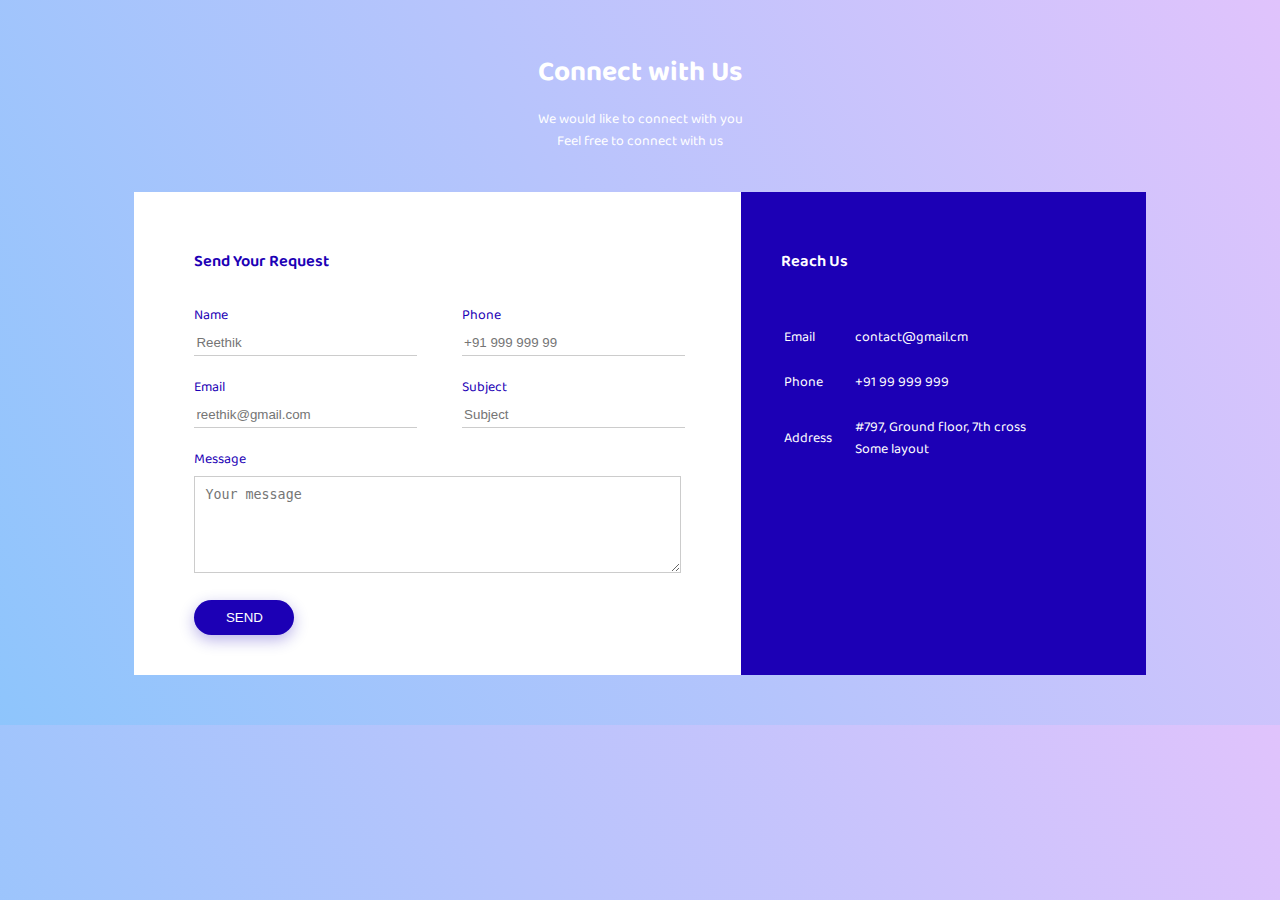
<file: Contact Us Page/index.html>
<!DOCTYPE html>
<html>
<head>
	<title></title>
	<link rel="stylesheet" type="text/css" href="style.css">
	<link href="https://fonts.googleapis.com/css2?family=Baloo+Thambi+2:wght@500&display=swap" rel="stylesheet">
</head>
<body>
	<div class="container">
		<h1>Connect with Us</h1>
		<p>We would like to connect with you<br>
		Feel free to connect with us</p>
	

	<div class="contact-box">
		<div class="contact-left">
			<h3>Send Your Request</h3>
			<form>
				<div class="input-row">
					<div class="input-group">
						<label>Name</label>
						<input type="text" placeholder="Reethik">
					</div>
					<div class="input-group">
						<label>Phone</label>
						<input type="text" placeholder="+91 999 999 99">
					</div>
				</div>
				<div class="input-row">
					<div class="input-group">
						<label>Email</label>
						<input type="text" placeholder="reethik@gmail.com">
					</div>
					<div class="input-group">
						<label>Subject</label>
						<input type="text" placeholder="Subject">
					</div>
				</div>
		<label >Message</label>
		<textarea rows="5" placeholder="Your message"></textarea> 
		<button type="submit">SEND</button>
			</form>
		</div>


		<div class="contact-right">
			<h3>Reach Us</h3>

			<table>
				<tr>
					<td>Email</td>
					<td>contact@gmail.cm</td>
				</tr>
				<tr>
					<td>Phone</td>
					<td>+91 99 999 999</td>
				</tr>
				<tr>
					<td>Address</td>
					<td>#797, Ground floor, 7th cross<br>Some layout</td>
				</tr>
			</table>
		</div>
	</div>
	</div>

</body>
</html>
</file>
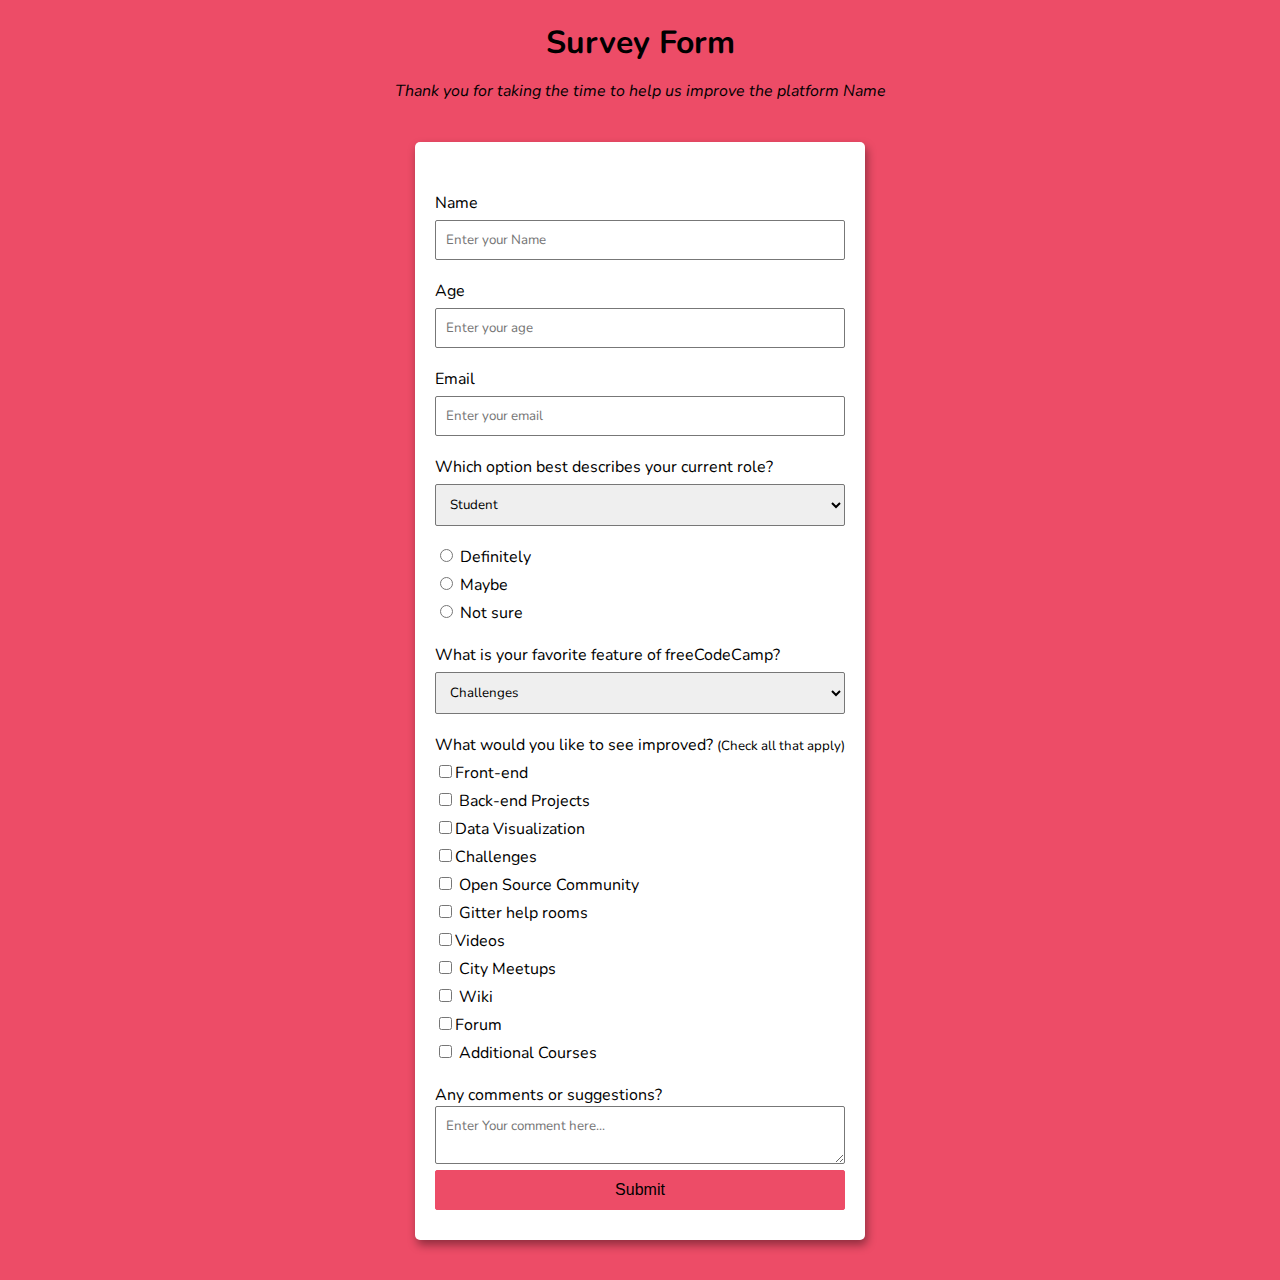
<file: FCC-Survey form/index.html>
<!DOCTYPE html>
<html lang="en">
<head>
    <meta charset="UTF-8">
    <meta name="viewport" content="width=device-width, initial-scale=1.0">
    <link rel="stylesheet" href="style.css">
    <link href="https://fonts.googleapis.com/css2?family=Nunito:wght@600&display=swap" rel="stylesheet">
   
</head>
<body>
    <h1 id="title" >Survey Form</h1>
    <p id="description"><i>Thank you for taking the time to help us improve the platform

        Name</i></p>

    <form id="survey-form">
        <div id="form-control">
            <label for="name" id="name-label">Name</label>
            <input type="text" id="name" placeholder="Enter your Name" required>
        </div>

        <div id="form-control">
            <label for="age" id="number-label">Age</label>
            <input type="number" id="number" placeholder="Enter your age" required min="0" max="200">
        </div>

        <div id="form-control">
            <label for="email" id="email-label">Email</label>
            <input type="email" id="email" placeholder="Enter your email" required>
        </div>

        <div id="form-control">
            <label for="role">Which option best describes your current role?</label>
            <select name="role" id="dropdown">
                <option value="student">Student</option>
                <option value="full-time">Full-time</option>
                <option value="part-time">Part-time</option>
                <option value="other">Other</option>
              </select>
        </div>

        <div id="form-control">
            <label for="recommend-1"><input type="radio" id="recommend-1" name="recommend" value="definitely"/> Definitely</label>
            <label for="recommend-2"><input type="radio" id="recommend-2" name="recommend" value="maybe"/> Maybe</label>
            <label for="recommend-3"><input type="radio" id="recommend-3" name="recommend" value="not-sure"/> Not sure</label>
        </div>
        
          
  <div id="form-control">
    <label for="feature">What is your favorite feature of freeCodeCamp?</label>
    <select name="feature" id="feature">
      <option value="challenges">Challenges</option>
      <option value="projects">Projects</option>
      <option value="community">Community</option>
      <option value="open-source">Open Source</option>
    </select>
  </div>


        <div id="form-control">
            <label >
                What would you like to see improved? <small>(Check all that apply)</small>
            </label>

            <label for><input type="checkbox" value="improve-1">Front-end </label>
            <label for><input type="checkbox" value="improve-2"> Back-end Projects </label>
            <label for><input type="checkbox" value="improve-3">Data Visualization</label>
            <label for><input type="checkbox" value="improve-4">Challenges</label>
            <label for><input type="checkbox" value="improve-5"> Open Source Community </label>
            <label for><input type="checkbox" value="improve-6"> Gitter help rooms </label>
            <label for><input type="checkbox" value="improve-7">Videos </label>
            <label for><input type="checkbox" value="improve-8"> City Meetups</label>
            <label for><input type="checkbox" value="improve-9">  Wiki </label>
            <label for><input type="checkbox" value="improve-10">Forum </label>
            <label for><input type="checkbox" value="improve-11"> Additional Courses </label>
        </div>

        <div id="form-control">
            <label>
                Any comments or suggestions?
                <textarea name="comments" id="comments" placeholder="Enter Your comment here..."></textarea>
            </label>
        </div>

        <button type="submit" id="submit">Submit</button
       



    </form>
    
<script src="https://cdn.freecodecamp.org/testable-projects-fcc/v1/bundle.js"></script>
</body>
</html>
</file>
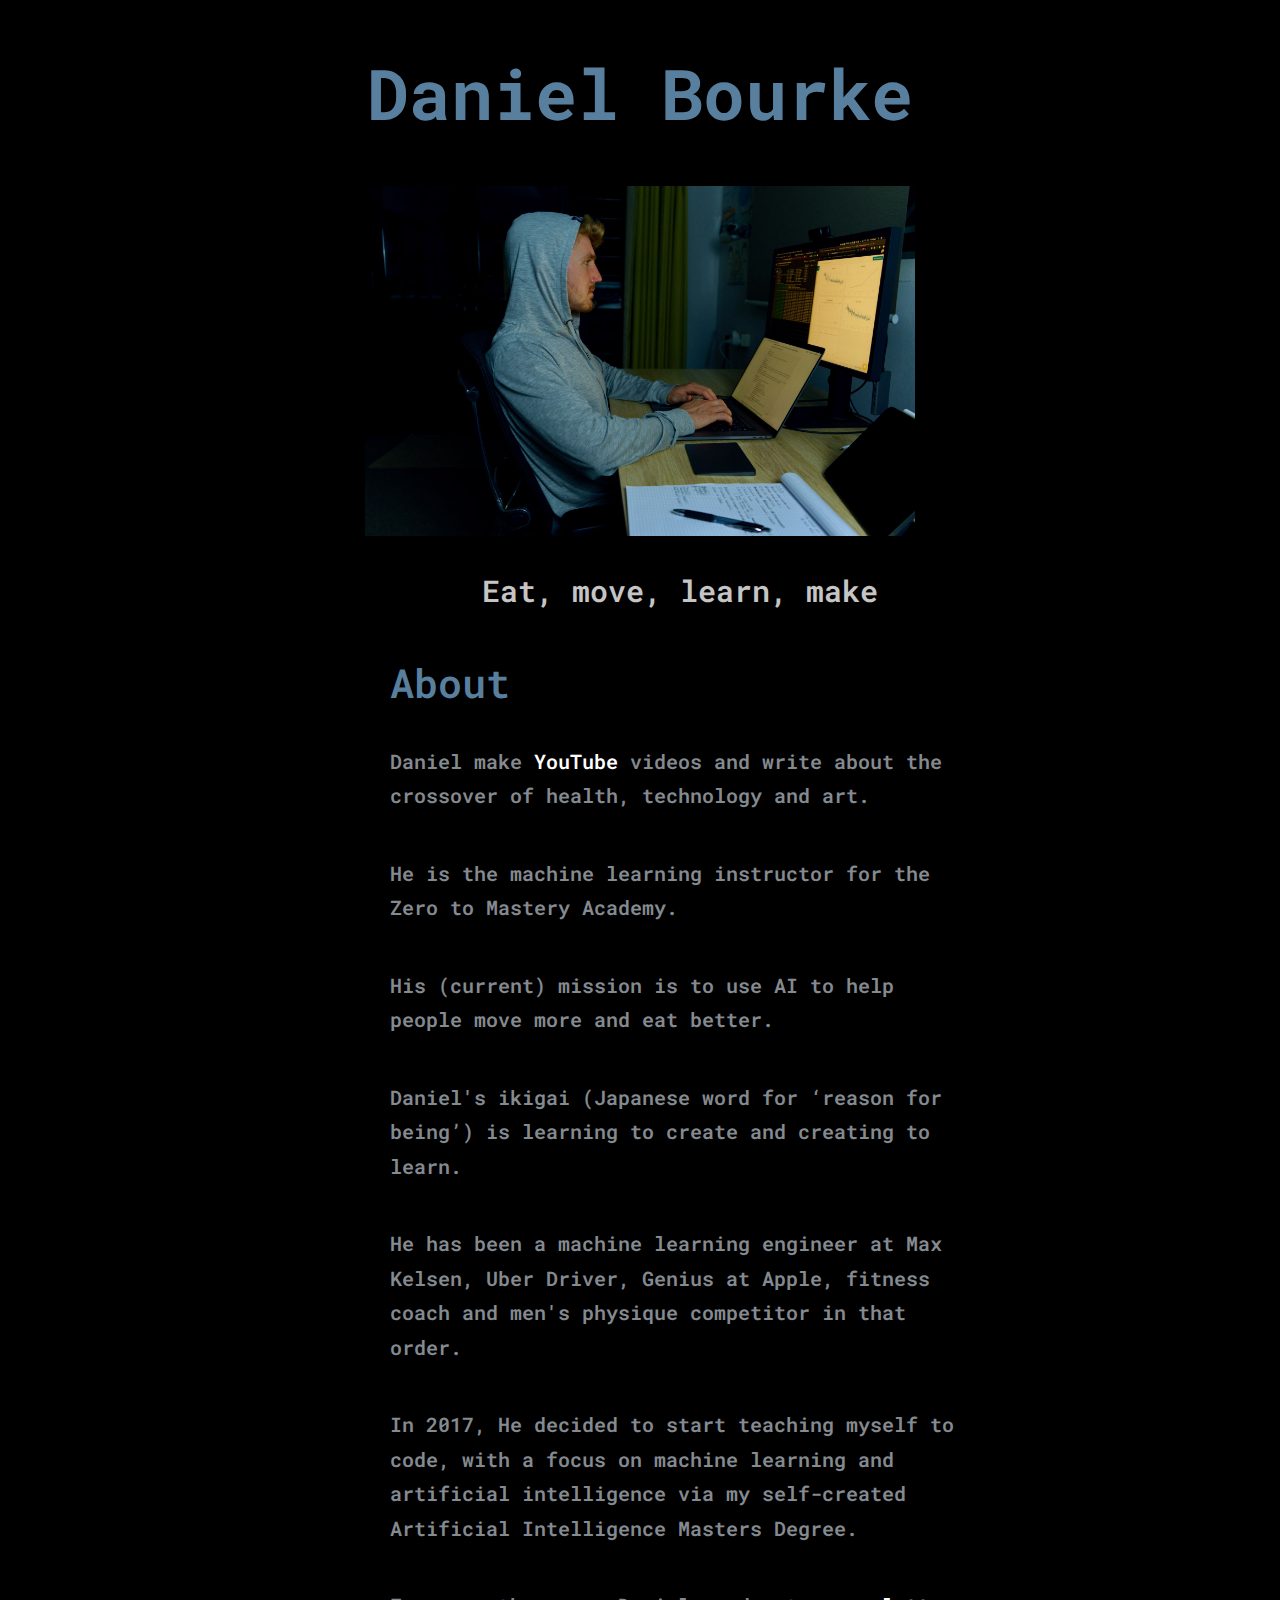
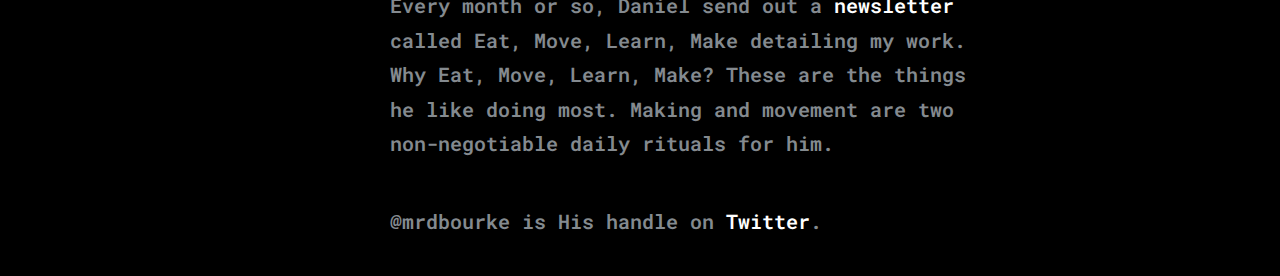
<file: FCC-Tribute Page/index.html>
<!DOCTYPE html>
<html lang="en">
<head>
    <meta charset="UTF-8">
    <meta name="viewport" content="width=device-width, initial-scale=1.0">
    <link rel="stylesheet" href="style.css">
    <link href="https://fonts.googleapis.com/css2?family=Roboto+Mono&display=swap" rel="stylesheet">
    <title>Document</title>
    <script src="https://cdn.freecodecamp.org/testable-projects-fcc/v1/bundle.js"></script>
    
</head>
<body>
    <main id="main">
        <div id="title">
            <h1>Daniel Bourke</h1>
        </div>
        <div id="img-div">
            <div id="image">
            <img src="dan.jpeg" id="pho" alt="">
                <p id="img-caption">Eat, move, learn, make</p>
            </div>
        </div>

        <div id="tribute-info">
            <h2>About</h2>
            <p>
            Daniel make <a href="https://www.youtube.com/channel/UCr8O8l5cCX85Oem1d18EezQ"> YouTube</a> videos and write about the crossover of health, technology and art.
            </p>
            <p>He is the machine learning instructor for the Zero to Mastery Academy.</p>
           
            <p>His (current) mission is to use AI to help people move more and eat better.</p>
            <p>Daniel's ikigai (Japanese word for ‘reason for being’) is learning to create and creating to learn.</p>
            <p>He has been a machine learning engineer at Max Kelsen, Uber Driver, Genius at Apple, fitness coach and men's physique competitor in that order.</p>
            <p>In 2017, He decided to start teaching myself to code, with a focus on machine learning and artificial intelligence via my self-created Artificial Intelligence Masters Degree.</p>
            <p>Every month or so, Daniel send out a <a href="https://www.mrdbourke.com/newsletter/"> newsletter</a> called Eat, Move, Learn, Make detailing my work. Why Eat, Move, Learn, Make? These are the things he like doing most.

                Making and movement are two non-negotiable daily rituals for him.</p>

                <p> @mrdbourke is His handle on <a href="https://twitter.com/mrdbourke" target="_blank" id="tribute-link">Twitter</a>.</p>
        </div>
    </main>
    
</body>
<script src="https://cdn.freecodecamp.org/testable-projects-fcc/v1/bundle.js"></script>

</html>
</file>
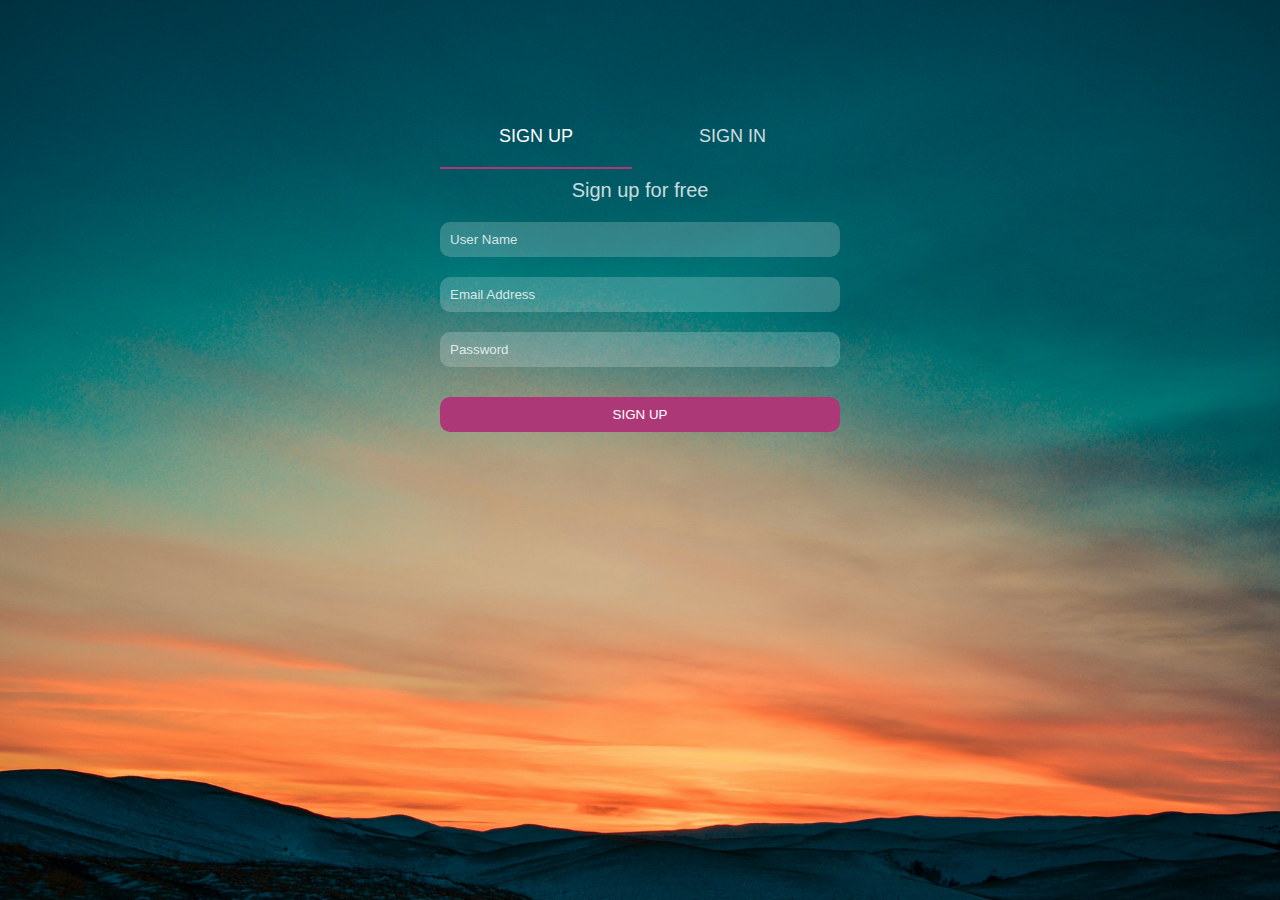
<file: Login page/index.html>
<html>
	<head>
		<link rel="stylesheet" type="text/css" href="style.css">
		<link href="https://fonts.googleapis.com/css?family=IBM+Plex+Sans" rel="stylesheet">
	</head>
	<body>
		<div class="login-form">
			<input type="radio" name="tab" class="tab" id="sign-up-tab" checked>
			<label for="sign-up-tab" class="tab-header">SIGN UP</label>
			<input type="radio" name="tab" class="tab" id="sign-in-tab">
			<label for="sign-in-tab" class="tab-header">SIGN IN</label>		
			<form id="form1">
				<div class="header">Sign up for free</div>
				<div class="form-input">
					<input type="text" class="input" id="new-username" placeholder="User Name" required/>
				</div>
				<div class="form-input">
					<input type="email" class="input" id="email" placeholder="Email Address" required/>
				</div>
				<div class="form-input">
					<input type="password" class="input" id="new-password" placeholder="Password" required/>
				</div>
				<input type="submit" id="sign-up" class="submit-button" value="SIGN UP">
			</form>
			<form id="form2">
				<div class="header">Welcome Back</div>
				<div class="form-input">
					<input type="text" class="input" id="username" placeholder="User Name" required/>
				</div>
				<div class="form-input">
					<input type="password" class="input" id="password" placeholder="Password" required/>
				</div>
				<input type="checkbox"><span id="check">Keep me signed in</span><br>
				<input type="submit" id="sign-in" class="submit-button" value="SIGN IN">
			</form>
			</div>
	</body>
</html>
</file>
<file: Contact Us Page/style.css>
body
{
	/* background-color: #E6E6FA; */
	font-size:14px;
	font-family: 'Baloo Thambi 2', cursive;
	background-color: #8EC5FC;
background-image: linear-gradient(62deg, #8EC5FC 0%, #E0C3FC 100%);


}
.container
{
	width: 80%;
	margin: 50px auto;
}
.contact-box
{
	background: #fff;
	display: flex;  
}
.contact-left
{
	flex-basis: 60%;
	padding: 40px 60px;
	
}
.contact-right
{
	padding: 40px ; 
	flex-basis: 40%;
	background: #1c00b5;
	color: #fff;
} 
h1
{
	margin-bottom: 10px;
	text-align: center;
	color: #fff;
}
.container p
{
	margin-bottom: 40px;
	text-align: center;
	color: #fff;
}
.input-row
{
	display: flex;
	justify-content: space-between;
	margin-bottom: 20px;
}
.input-row .input-group
{
	flex-basis: 45%;
}
input
{
	width: 100%;
	border: none;
	border-bottom: 1px solid #ccc;
	outline: none;
	padding-bottom: 5px;
}
textarea
{
	width: 100%;
	border: 1px solid #ccc;
	outline: none;
	padding: 10px;
	box-sizing:border-box;
}
label
{
	margin-bottom:6px;
	display:block;
	color: #1c00b5;
}
button
{
	background: #1c00b5;
	width:100px;
	border:none;
	outline:none;
	color: #fff;
	height:35px;
	border-radius: 30px;
	margin-top: 20px;
	box-shadow: 0px 5px 15px 0px rgba(28,0,181,0.3);

}



.contact-left h3
{
	color: #1c00b5;
	font-weight: 600;
	margin-bottom: 30px;
}

.contact-right h3
{
	
	font-weight: 600;
	margin-bottom: 30px;
}

tr td:first-child{
	padding-right: 20px;
}

tr td {
	padding-top: 20px;
}
</file>
<file: FCC-Survey form/style.css>
body{
    text-align: center;
    background-color: #ED4C67;
    margin: 0;
    font-family: 'Nunito', sans-serif;
}

h1{
    margin-bottom: 0;

}
* {
    box-sizing: border-box;
  }

h1 + p{
    

}

form{
    background-color: #fff;
    max-width: 450px;
    padding: 30px 20px;
    margin: 40px auto;
    border-radius: 5px;
    box-shadow:  2px 5px 10px rgba(0, 0, 0, 0.4);
}

#form-control{
    margin-top: 20px;
    text-align: left;

}
#form-control label {
    display: block;
    margin-bottom: 6px;
  }

#form-control input,
#form-control select,
#form-control textarea {
    border: 1px solid #777;
    border-radius: 2px;
    font-family: inherit;
    padding: 10px;
    display: block;
    width: 100%;
  
}

#form-control input[type="radio"],
#form-control input[type='checkbox']{
    display: inline;
    width: auto;
}


button{
    background-color: #ED4C67;
    border: 1px solid #ED4C67;
    border-radius: 2px;
    font-size: 16px;
    padding: 10px;
    width: 100%;
</file>
<file: FCC-Tribute Page/style.css>
#title {
    text-align: center;
   
}
body {
    background-repeat: no-repeat;
    background-attachment: fixed;
    background-size: cover;
    background-color: black;
    font-family: 'Roboto Mono', monospace;
    /*background-image: url("https://lh3.googleusercontent.com/pw/ACtC-3cvYQg9Q9Y7GurF71ka1sWdp6ofryySHoU2Dg_EBU0nAIyEZL_ywuyg9Ig75-Ptz_Zws_yiLgEIoNJWaIsL1XDWmW8oIUaFZ8o3JHkSMHQo1SXx87wUuV7cwnuoyvjNnNk8e_xv1k1prfV_dqqkXcY=w1420-h799-no?authuser=0");
  */}
  
  a {
    color: white;
    text-decoration: none;
  }

h1{
    font-weight: bold;
    color:rgb(89, 127, 158);
    
    font-size: 70px;
}
h2{
    color: rgb(89, 127, 158);
    text-align: left;
    padding: 5px 20px 5px 100px;
    font-size: 40px;
    font-weight: 600;

}

#img-caption{
    font-size: 30px;
    text-align: center;
    color: rgb(197, 197, 197);

}
#image {
    display:block;
    border-radius: 50%;
    max-width: 100%;
    box-shadow: 0 4px 8px 0 #00000046, 0 6px 15px 0 #000000ad;
    height: auto;
    margin-top: 20px;
  }
  

img {
    width: 550px;
    height:350px;
    display: block;
   margin-left: auto;
   margin-right: auto;
  }

#tribute-info{
    max-width: 700px;
    margin: 0px auto;
    line-height: 150%;
    text-align: left;
   
    font-size: 23px;
    font-weight: 200;
   
  }
p{
    color: rgb(132, 138, 143);
    text-align: left;
    padding: 5px 20px 18px 100px;
    font-size: 20px;
    font-weight: 600;
  
}
</file>
<file: Login page/style.css>
body
{
    background-image: url(6.jpg);
    background-size: 100% 100%;
    color: #fff;
    font-family: 'Varela Round', sans-serif;

}
#form2
{
    display: none;
}

#sign-in-tab:checked ~ #form2{
    display: block;
}
#sign-in-tab:checked ~ #form1{
    display: none;
}
#sign-up-tab:checked ~ #form2{
    display: none;
}
#sign-up-tab:checked ~ #form1{
    display: block;
}

.tab:not(:checked) + label{
	opacity: 0.8;
}

.login-form{
    margin-left: auto;
    margin-right: auto;
    width: 400px;
    margin-top: 10%;
}

.tab{
	display: none;
}
.tab-header{
	width: 48%;
	text-align: center;
	display: inline-block;
	font-size: 18px;
	cursor: pointer;
	
}
.tab-header:after{
	display: block;
	content: '';
	height: 20px;
	border-bottom: 2px solid rgb(173,56,120);
	transform: scaleX(0);
	transition: transform 250ms ease-in-out;
}
.tab:checked + label:after{
	transform: scaleX(1);
}
.header{
	margin: 10px 0 10px 0;
	font-size: 20px;
	text-align: center;
	color: rgba(255,255,255,0.8);
}

.form-input input{
	border-radius: 10px;
	height: 35px;
	margin: 10px 0;
	width: 100%;
	border-width: 0;
	background-color: rgba(255,255,255,0.2);
	padding: 10px;
	color: #fff;
}

input::placeholder, #check{
	color: rgba(255,255,255,0.8);
}
input:focus{
	outline: none;  
}

.submit-button{
	margin: 20px  0;
	width: 100%;
	height: 35px;
	border-radius: 10px;
	border-width: 0;
	text-align: center;
	background-color: rgb(173,56,120);
	color: #fff;
}
</file>
